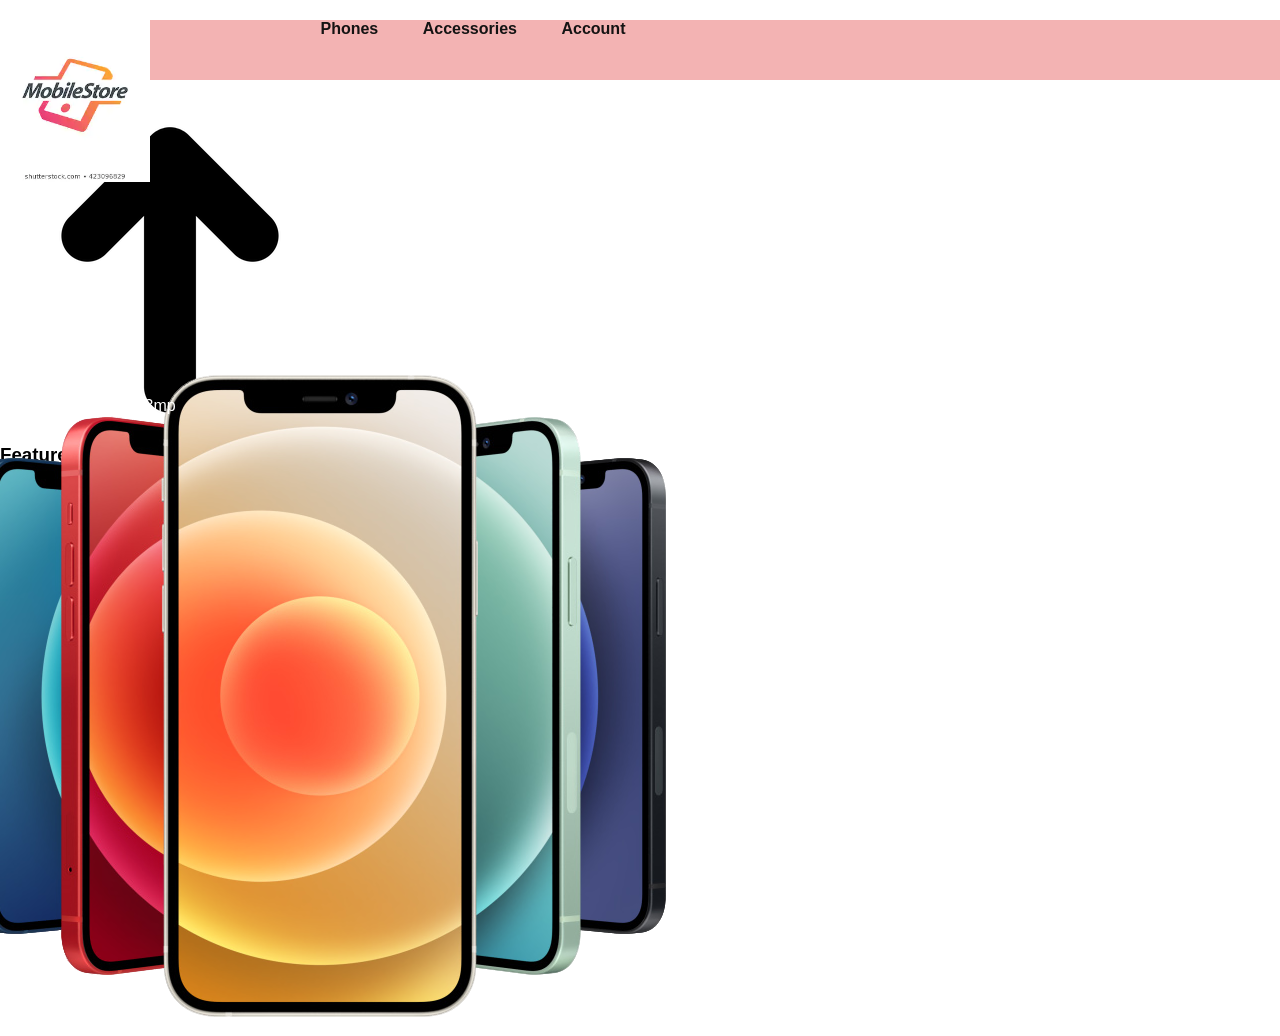
<file: index.html>
<!DOCTYPE html>
<html lang="en">
<head>
    <meta charset="UTF-8">
    <meta name="viewport" content="width=device-width, initial-scale=1.0">
    <link rel="stylesheet" href="style.css">
    <title>Document</title>
</head>
<body>
    <div class="main">
    <nav>
        <div class="lod">
            
           <img src="images/co.jpg" alt="" class="tt">
        </div> 
        
        <div class="nav-link">
            <ul>
                <li><a href=""></a></li>
                <li><a href="Phones.html">Phones</a></li>
                <li><a href="Accessories.html">Accessories</a></li>
                <li><a href="Cart.html"> Account</a></li>
        </ul>
        </div>

    </nav>
    <div class="info">
        <div class="over"></div>
        <img src="images/2.png" class="mobile" alt="">
        <div id="circle">
            <div class="feature one "><img src="images/camera.png" alt="">
            <div><h1>Camera</h1>
            <p>12MP and is Sensitive</p>
            </div>

            </div>
             <div class="feature two"><img src="images/pp.webp" alt="">
                <div><h1>Processor</h1>
                <p>snapdragon Octa-core 13mp</p>
                </div></div>
            <div class="feature thre"><img src="images/dis.png" alt="">
                <div><h1>Display</h1>
                    <p>6.5 mini screen</p>
                    </div>
            </div>
            <div class="feature for"><img src="images/batt.png" alt="">
                <div><h1>Battery life</h1>
                    <p>6000mAh,720hrs</p>
                    </div>
            </div>
        </div>
    </div>
<div class="contr">
    <img src="images/upp.webp" id="up" alt="">
    <h3>Features</h3>
    <img src="images/d.png" id="down" alt="">
</div>
    </div>
    <script >
        var circle = document.getElementById('circle');
        var up = document.getElementById("up");
        var down = document.getElementById("down");
        var rotateValue = circle.style.transform;
        var rotateSum;
        up.onclick = function(){
            rotateSam = rotateValue +"rotate(-90deg)";
            circle.style.transform = rotateSam;
            rotateValue = rotateSam;
        }
        down.onclick = function(){
            rotateSam =rotateValue +"rotate(90deg)";
            circle.style.transform = rotateSam;
            rotateValue = rotateSam;
        }
    </script>
</body>
</html>
</file>
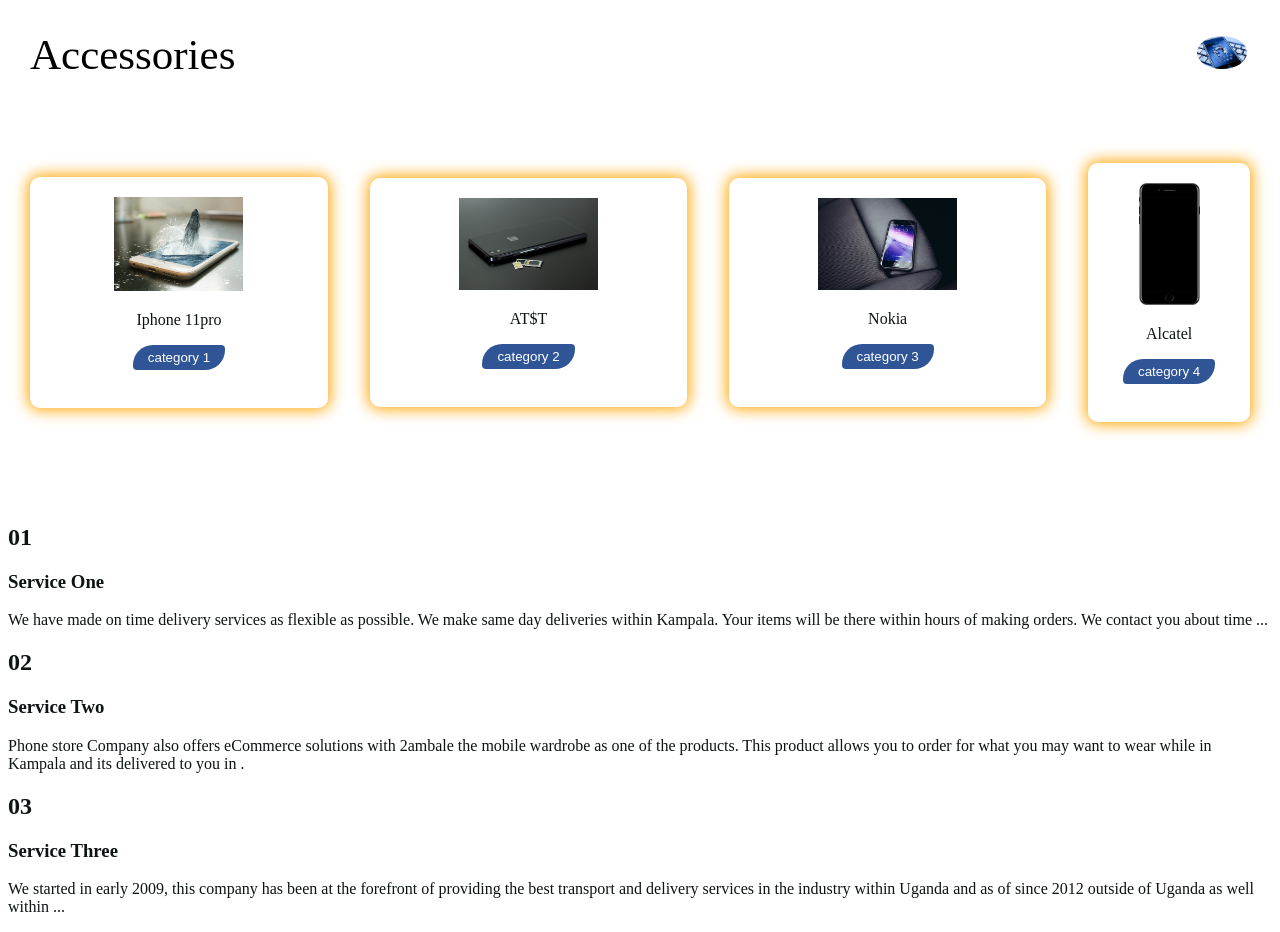
<file: Accessories.html>
<!DOCTYPE html>
<html lang="en">
<head>
    <meta charset="UTF-8">
    <meta name="viewport" content="width=device-width, initial-scale=1.0">
    <link rel="stylesheet" href="styles.css" type="text/css"/>
    <title>Accessories</title>
</head>
<body>
    <table id="table">
        
       <caption></caption>
       <tr>
           <td colspan="2"><div class="header">Accessories</div></td>
           <td colspan="2" style="text-align: right;"> 
            <img src="images/a1.webp" class="indra" alt="">
           </td>
       </tr>
       <tr><td colspan="4">
         
       </td></tr>
      <tr>

       <td>
           <div class="diiv1">
           <img src="images/a2.webp" style="width: 50%;" alt="">
           <p>
               Iphone 11pro
           </p>
           <button class="btn btn1">category 1</button>
           <br><br>
        </div>
       </td>

       <td >
        <div class="diiv1">
        <img src="images/a3.webp" style="width: 50%;" alt="">
        <p>AT$T</p>
        <button class="btn btn2">category 2</button>
        <br><br>
        </div>
       </td>

       <td>
        <div class="diiv1">
            <img src="images/a4.webp" style="width: 50%;" alt="">
            <p>Nokia</p>
            <button class="btn btn3">category 3</button>
            <br><br>
        </div>
    
    </td>

       <td>
        <div class="diiv1">
        <img src="images/a5.webp" style="width: 50%;" alt="">
        <p>Alcatel</p>
        <button class="btn btn4">category 4</button>
        <br><br>
        </div>
       </td>

     

      </tr>
      <tr>
          <td colspan="6">
           &nbsp;
          </td>


      </tr>


    </table>
    <div class="container">

        <div class="box">
            <h2>01</h2>
            <h3>Service One</h3>
            <p>We have made on time delivery services as flexible as possible. We make same day deliveries within Kampala. Your items will be there within hours of making orders. We contact you about time ...</p>
        </div>

        <div class="box">
            <h2>02</h2>
            <h3>Service Two</h3>
            <p>Phone store Company also offers eCommerce solutions with 2ambale the mobile wardrobe as one of the products. This product allows you to order for what you may want to wear while in Kampala and its delivered to you in .</p>
        </div>

        <div class="box">
            <h2>03</h2>
            <h3>Service Three</h3>
            <p>We started in early 2009, this company has been at the forefront of providing the best transport and delivery services in the industry within Uganda and as of since 2012 outside of Uganda as well within ...</p>
        </div>

    </div>
</body>
</html>
</file>
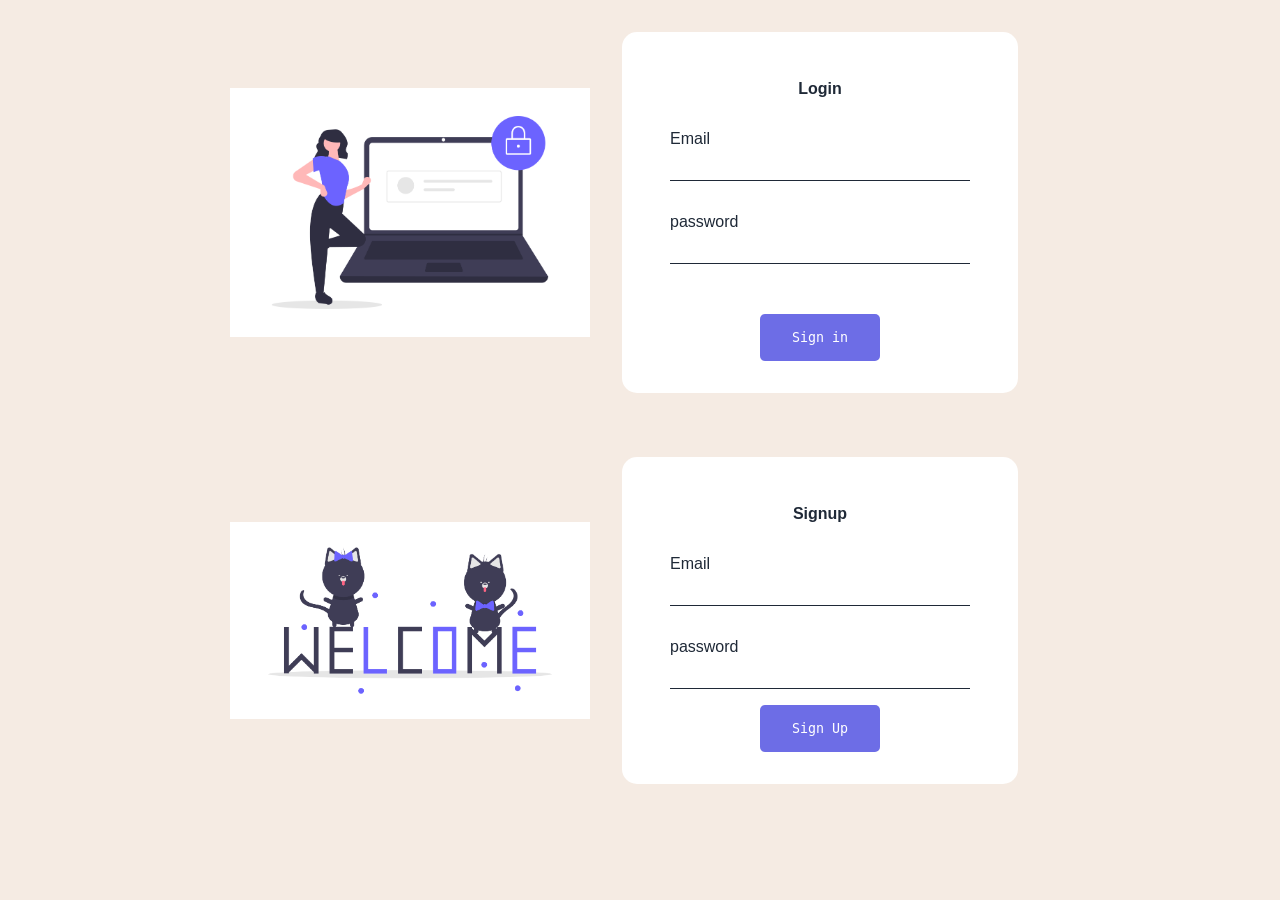
<file: Cart.html>
<!DOCTYPE html>
<html lang="en">
<head>
    <meta charset="UTF-8">
    <meta name="viewport" content="width=device-width, initial-scale=1.0">
    <link rel="stylesheet" href="stylecart.css">
    <link rel="stylesheet" href="https://stackpath.bootstrapcdn.com/font-awesome/4.7.0/css/font-awesome.min.css">
   <script>
       src="https://kit.fontawesome.com/64d58efce2.js"
       crossorigin="anonymous"
   </script>
    <title>Categories</title>
</head>
<body>
    <div class="container">
        <div class="img-container">
            <img src="images/undraw_secure_login_pdn4.png" alt="">
        </div>
        <div class="login-container">
            <form action="connect.php"class="form-container" method="post" >
                <h1>Login</h1>
                <div class="input-container">
                    <label for="">Email</label><br>
                    <input type="email">
                </div>
                <div class="input-container">
                    <label for="">password</label><br>
                    <input type="password">
                </div>
                <a href="#" class="forgot-pass">forgot password</a><br>
                <button class="btn" type="submit">Sign in
                    <a href="index.html"></a>
                </button>
            </form>
        </div>
    </div>

    <div class="container">
        <div class="img-container">
            <img src="images/undraw_welcome_cats_thqn.png" alt="">
        </div>
        <div class="login-container">
            <form action=""class="form-container">
                <h1>Signup</h1>
                <div class="input-container">
                    <label for="">Email</label><br>
                    <input type="email">
                </div>
                <div class="input-container">
                    <label for="">password</label><br>
                    <input type="password">
                </div>
                
                <button class="btn" type="submit">Sign Up
                    <a href="index.html"></a>
                </button>
            </form>
        </div>
    </div>
    
</body>
</html>
</file>
<file: style.css>
*{
    margin: 0;
    padding: 0;
    font-family: sans-serif;
   
}

nav{
width: 100%;
height: 60px;
position:sticky;
margin: 20px auto;
z-index: 1;
font-weight: 700;
background-color: rgb(243, 179, 179);
display:flex;
align-items: right;
}
.lod{
    flex-basis: 20%;
}
.lod img{
    width: 150px;
   left: 120px;
}
.nav-link{
    background-color: none;
    flex: 1px;
    text-align: left;
}
.nav-link ul li{
    list-style: none;
    display: inline-block;
    margin: 0% 20px;
}
.nav-link ul li a{
color: #141313;
text-decoration: none;
}
.info{
    width: 80%;
    height: 20%;
    position: absolute;
    top: 50%;
    left: -10%;
    transform: translateY(-50%);
}

#circle{
    width: 50%;
    height: 50%;
    position: absolute;
    top: 0;
    left: 0;
    border-radius: 50%;
    transform: rotate(0deg);
    transition: 1s;
}
.feature img {
    width: 70px;

}
.feature{
    position:absolute;
    display: flex;
    color: white;
}
.feature div{
    margin-left: 30px;
}
/*
.feature div p{
    margin-top: 8px;
}
.one{
    top: 450px;
    right: 50px;
}
.two{
    top: 150px;
    left: 350px;
    transform: rotate(-90deg);
}
.thre{
    bottom: 450px;
    left: 50px;
    transform: rotate(-180deg);

}
.for{
    bottom: 150px;
    right: 350px;
    transform: rotate(-270deg);
}
.mobile{
    width: 200px;
    position: absolute;
    top: 50%;
    left: 35%;
    transform: translateY(-50%);
    z-index: 1;
}
.contr{
    position: absolute;
    right: 10%;
    top: 50%;
    transform: translateY(-50%);
    text-align: center;
}
.contr h3{
    margin: 15px;
    color: rgb(12, 11, 11);

}
#up{
    width: 15px;
    cursor: pointer;
}
#down{
    width: 15px;
    cursor: pointer;
    transform: rotate(180deg);
}
.over{
    width: 0;
    height: 0;
    border-top: 500px solid #fff;
    border-right: 500px solid transparent;
    border-left: 500px solid #fff;
    border-bottom: 500px solid #fff;
    position: absolute;
    left: 0;
    top: 0;
}
header{
    background-image: url('images/m3.webp');
    background-repeat: no-repeat;
    background-size: cover;
    background-position: center;
    height: 150px;
    position: relative;
}
.ov{
    position: absolute;
    z-index: 1;
    top: 0;
    left: 0;
    height: 180px;
    right: 0;
    bottom: 0;
    padding: 0 !important;
    margin: 0 !important;
    background-color: rgba(10, 10, 10, 0.3);
}
.na{
    position: absolute;
    top: 0;
    right: 0;
    left: 0;
    z-index: 2;
    display: flex;
    flex-wrap: wrap;
    justify-content: space-between;
    padding: 50px 60px 0 60px;


}
.container6{
    display: flex;
    justify-content: center;
    flex-wrap: wrap;
    margin-top: 50px;
    padding-bottom: 100px;

}
</file>
<file: styles.css>
body{
    background:none;
    color: rgb(14, 19, 19);
}


#table{
    width: 100%;
    text-align: center;
    position: relative;
    margin: auto;
    top: 0;
    bottom: 0;
    left: 0;
    right: 0;
    padding: 0px;

}
table td{
    padding: 20px;


}
.diiv1{
    background-color: #fff;
    padding: 20px;
    border-radius: 10px;
    box-shadow: 0px 0px 15px 2px orange;
    transition: 0.5s;
}

.diiv1:hover{
    transform: scale(0.9);
    box-shadow: 0px 0px 5px 7px teal;
    transition: 0.3s;
}
.btn{
    padding: 5px 15px 5px 15px;
    border-radius: 20px 4px 20px 4px;
    border: none;
    color: white;
}
.btn1{
background-color: #2f5597;
}
.btn2{
    background-color: #2f5597;
    }
    .btn3{
        background-color: #2f5597;
        }
        .btn4{
            background-color: #2f5597;
            } .btn5{
                background-color: #2f5597;
                } .btn6{
                    background-color: #2f5597;
                    }
            .footer{
             font-weight: lighter;
             font-size: 20px;
             padding: 10px;
            }
           .like{
            border-bottom: 2px solid #2f5597;
           }
           .share{border-bottom: 2px solid #2f5597;}
           .comment{border-top: 2px solid #2f5597;}
           .subsribe{border-top: 2px solid #2f5597;}
           
           .header{
               text-align: left;
               font-size: 43px;
               color: black;
               font-family: cursive;
               padding-right: 0;
           }
           .indra{
               width: 50px;
               border-radius: 50%;
               border: solid white;
           }/*

  .container{
      width: 1100px;
      display: flex;
      justify-content: space-between;
      flex-wrap: wrap;
      top: 150px;

  }    
  .container .box{
      position: relative;
      width: 300px;
      background: #ffff;
      padding: 10px;
      box-shadow: 0 14px 45px rgba(0,0,0,-1);

  }  
  .container .box:before{
      content: '';
      position: absolute;
      top: 0;
      left: 0;
      width: 100%;
      height: 100%;
      background: #f5953b;
      transform:scaleY(0) ;
      transform-origin: top;
      transition: transform 0.5s;

  }
.container .box:hover:before{
    transform:scaleY(1) ;
      transform-origin: bottom;
      transition: transform 0.5s;

}
.container .box h2{
    position: absolute;
    left: 40px;
    top: 60px;
    font-size: 4em;
    font-weight: 800;
    z-index: 1;
    opacity: 0.5;
    transition: 0.5s;
}
.container .box:hover h2{
    opacity: 1;
    color: #fff;
    transform: translateY(-40px);
}
.container .box h3{
    position: relative;
    font-size: 1.5em;
    z-index: 2;
    color: #3333;
    transition: 0.5s;

}
.container .box:hover h3{
    color: #fff;
}
.container .box p{
    position: relative;
    z-index: 2;
    color: #555;
    transition: 0.5s;
}
</file>
<file: stylecart.css>
*{
    margin: 0;
    padding: 0;
}
:root{
    --primary: #538653;
    --secondary:#1f2937;
}
body{
    background: #f5ebe3;
    color: var(--secondary);
}
.container{
    display: flex;
    height: auto;
    justify-content: center;
    align-items: center;
    margin: 0 auto;
    font-family: 'Montserrat',sans-serif;
}
.img-container{
    display: flex;
    justify-content: center;
    align-items: center;
}
.img-container img{
    max-width: 40vh;
}
.login-container{
    display: flex;
    margin: 2rem;
    padding: 2rem;
    background-color: #fff;
    border-radius: 15px;

}
.form-container{
    display: flex;
    flex-direction: column;
    justify-content: center;
    align-items: center;
}
.form-container h1{
    font-size:1rem ;
    padding: 1rem;
}
.input-container{
    margin: 1rem;

}
.input-container input{
    border: none;
    min-width: 300px;
    background-color: transparent;
    height: 2rem;
    font-size: 1.1rem;
    border-bottom: 1px solid var(--secondary);
    transition: all 0.3s ease-in;
}
.input-container input:focus{
    border: none;
    box-sizing: 0 0 0 0;
    border-bottom: 2px solid var(--primary);
    transform: translateY(5px);

}
.input-container input:invalid{
    border: none;
    box-sizing: 0 0 0 0;
    border-bottom: 2px solid #ff4444;

}
.forgot-pass{
    font-size: 0.0rem;
    color: var(--primary);
    text-decoration: none;
    margin-left: auto;
    margin-bottom: 1rem;
}
.btn{
    background-color: rgb(109, 109, 230);
    border: none;
    padding: 1rem 2rem;
    border-radius: 5px;
    color: #fff;
    font-family: monospace, sans-serif;
    transition: all 0.3s ease-in-out;
}
.btn:hover{
    transform: scale(1.1);
}
</file>
